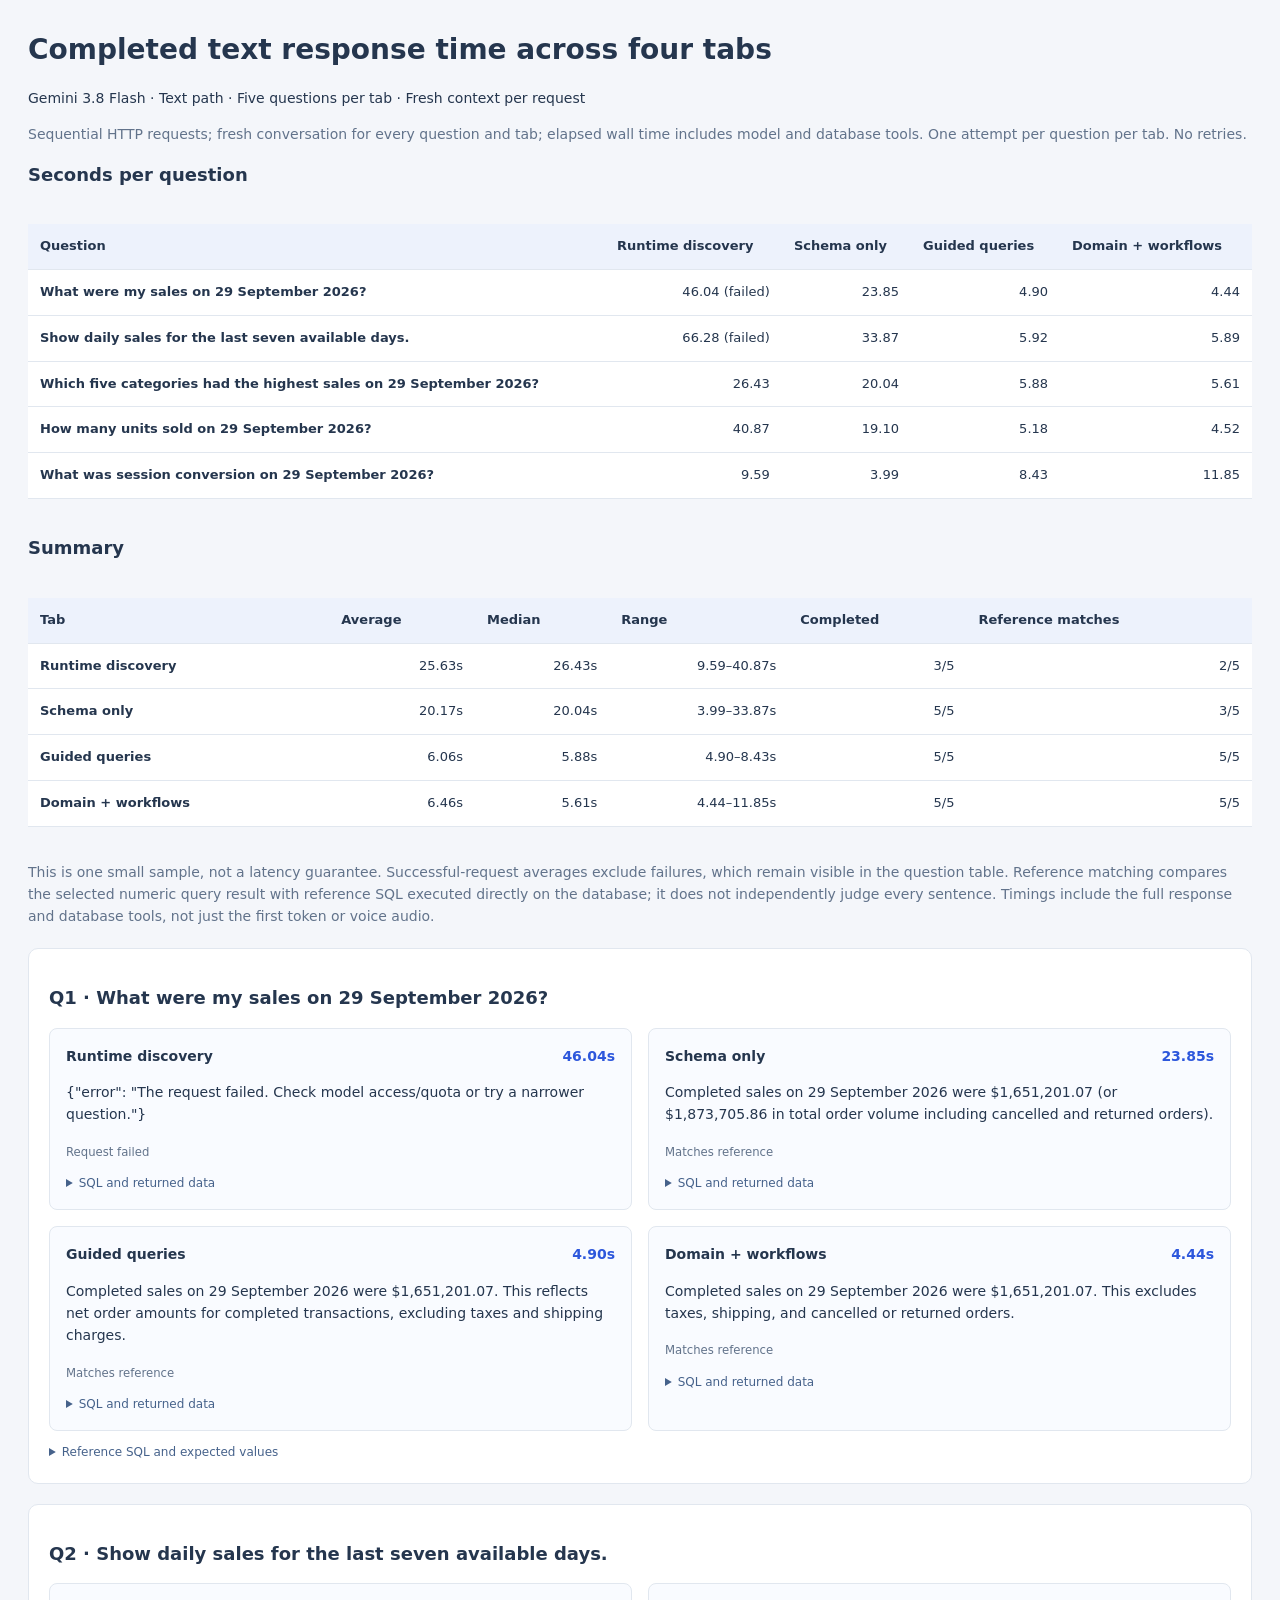
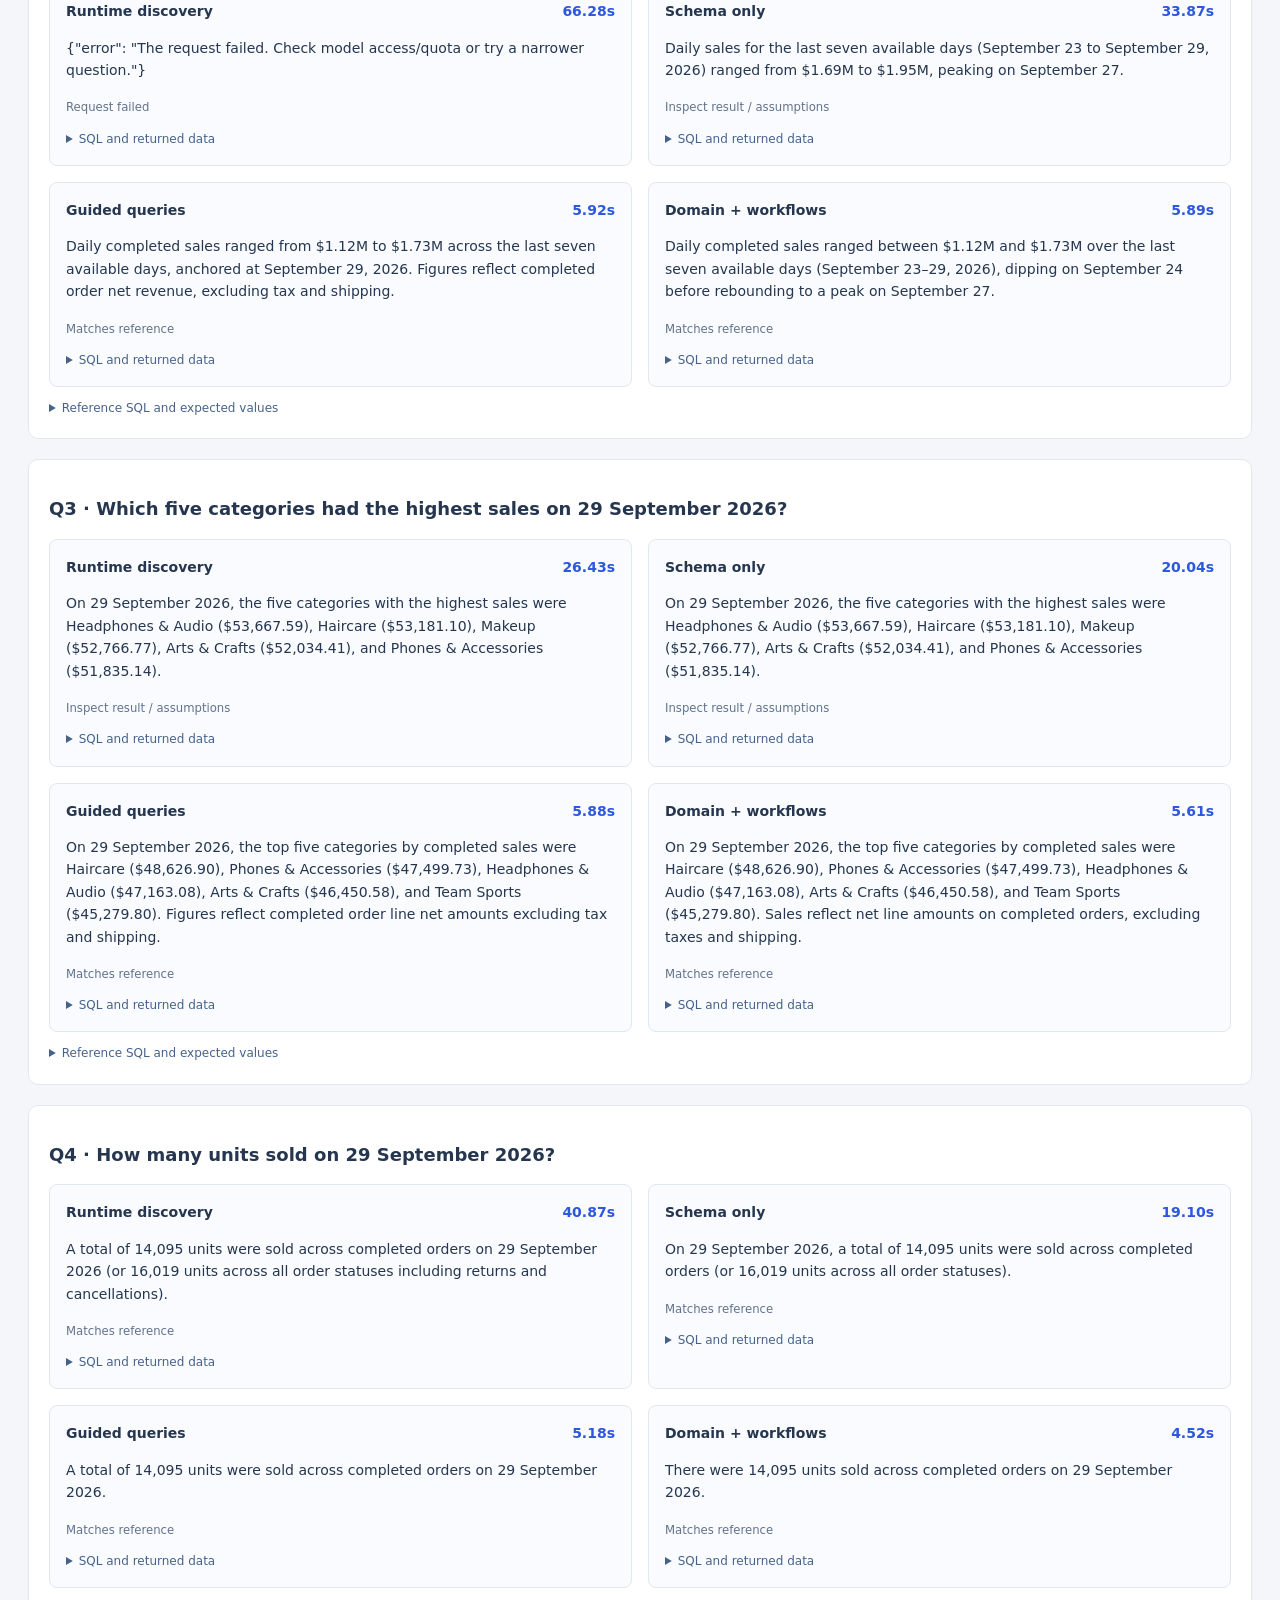
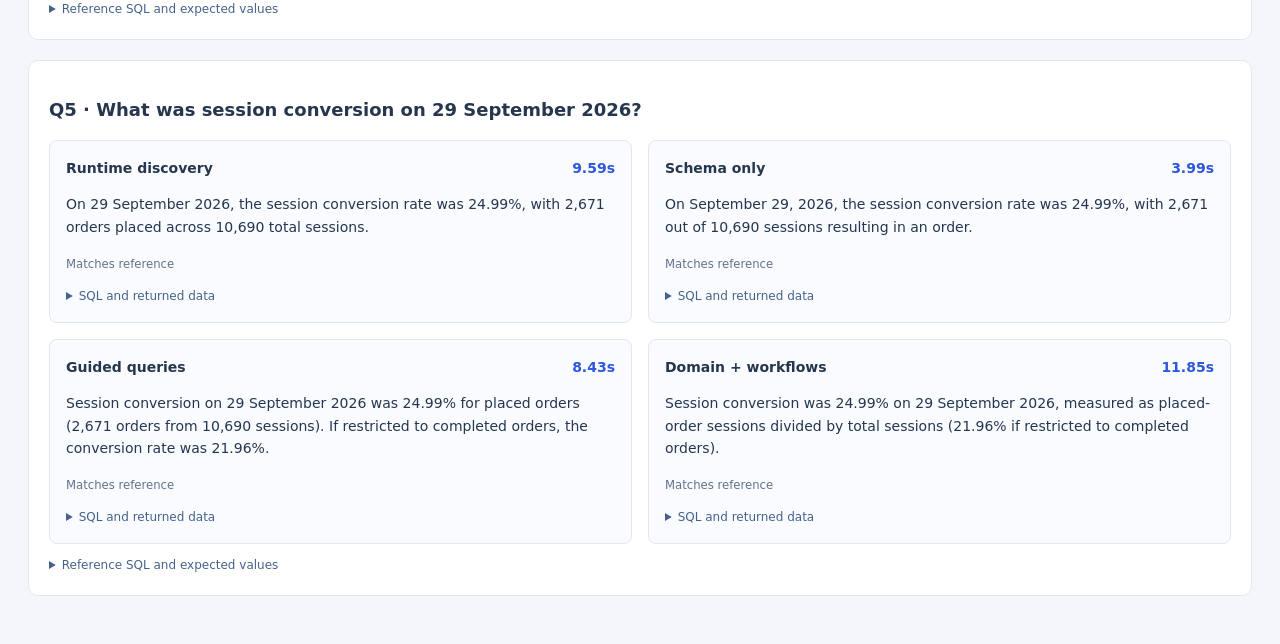
<file: benchmarks/response-comparison.html>
<!doctype html><html lang="en"><meta charset="utf-8"><meta name="viewport" content="width=device-width,initial-scale=1"><title>Meridian completed-text response comparison</title><style>body{font:14px/1.6 system-ui,sans-serif;color:#25364e;background:#f4f6fa;margin:0;padding:28px}main{max-width:1300px;margin:auto}h1{font-size:28px;margin:0 0 8px}h2{font-size:18px}p{white-space:pre-wrap}table{width:100%;border-collapse:collapse;background:white;margin:20px 0;font-size:13px}th,td{text-align:left;padding:12px;border-bottom:1px solid #e1e7ef}td{text-align:right;font-variant-numeric:tabular-nums}thead{background:#edf2fc}.table-wrap{overflow:auto}.note,small{color:#62738b}.question{padding:20px;background:#fff;border:1px solid #e1e7ef;border-radius:10px;margin:20px 0}.answers{display:grid;grid-template-columns:1fr 1fr;gap:16px}article{padding:16px;background:#f9fbff;border:1px solid #e1e7ef;border-radius:8px}.answer-title{display:flex;justify-content:space-between;gap:12px}.answer-title span{color:#2d57dc;font-weight:700}details{margin-top:12px}summary{cursor:pointer;font-size:12px;color:#46628b}pre{white-space:pre-wrap;overflow-wrap:anywhere;font:11px/1.6 ui-monospace,monospace;background:#f1f4f9;padding:12px;max-height:350px;overflow:auto}a{color:#2d57dc}@media(max-width:760px){body{padding:12px}.answers{grid-template-columns:1fr}th,td{padding:8px}}</style><main><h1>Completed text response time across four tabs</h1><p>Gemini 3.8 Flash · Text path · Five questions per tab · Fresh context per request</p><p class="note">Sequential HTTP requests; fresh conversation for every question and tab; elapsed wall time includes model and database tools. One attempt per question per tab. No retries.</p><h2>Seconds per question</h2><div class="table-wrap"><table><thead><tr><th>Question</th><th>Runtime discovery</th><th>Schema only</th><th>Guided queries</th><th>Domain + workflows</th></tr></thead><tbody><tr><th>What were my sales on 29 September 2026?</th><td>46.04 (failed)</td><td>23.85</td><td>4.90</td><td>4.44</td></tr><tr><th>Show daily sales for the last seven available days.</th><td>66.28 (failed)</td><td>33.87</td><td>5.92</td><td>5.89</td></tr><tr><th>Which five categories had the highest sales on 29 September 2026?</th><td>26.43</td><td>20.04</td><td>5.88</td><td>5.61</td></tr><tr><th>How many units sold on 29 September 2026?</th><td>40.87</td><td>19.10</td><td>5.18</td><td>4.52</td></tr><tr><th>What was session conversion on 29 September 2026?</th><td>9.59</td><td>3.99</td><td>8.43</td><td>11.85</td></tr></tbody></table></div><h2>Summary</h2><div class="table-wrap"><table><thead><tr><th>Tab</th><th>Average</th><th>Median</th><th>Range</th><th>Completed</th><th>Reference matches</th></tr></thead><tbody><tr><th>Runtime discovery</th><td>25.63s</td><td>26.43s</td><td>9.59–40.87s</td><td>3/5</td><td>2/5</td></tr><tr><th>Schema only</th><td>20.17s</td><td>20.04s</td><td>3.99–33.87s</td><td>5/5</td><td>3/5</td></tr><tr><th>Guided queries</th><td>6.06s</td><td>5.88s</td><td>4.90–8.43s</td><td>5/5</td><td>5/5</td></tr><tr><th>Domain + workflows</th><td>6.46s</td><td>5.61s</td><td>4.44–11.85s</td><td>5/5</td><td>5/5</td></tr></tbody></table></div><p class="note">This is one small sample, not a latency guarantee. Successful-request averages exclude failures, which remain visible in the question table. Reference matching compares the selected numeric query result with reference SQL executed directly on the database; it does not independently judge every sentence. Timings include the full response and database tools, not just the first token or voice audio.</p><section class="question"><h2>Q1 · What were my sales on 29 September 2026?</h2><div class="answers"><article><div class="answer-title"><strong>Runtime discovery</strong><span>46.04s</span></div><p>{&quot;error&quot;: &quot;The request failed. Check model access/quota or try a narrower question.&quot;}</p><small>Request failed</small><details><summary>SQL and returned data</summary><pre>No selected result</pre><pre>{
  &quot;columns&quot;: null,
  &quot;rows&quot;: null
}</pre></details></article><article><div class="answer-title"><strong>Schema only</strong><span>23.85s</span></div><p>Completed sales on 29 September 2026 were $1,651,201.07 (or $1,873,705.86 in total order volume including cancelled and returned orders).</p><small>Matches reference</small><details><summary>SQL and returned data</summary><pre>SELECT ROUND(SUM(net_amount), 2) AS sales
FROM orders
WHERE order_date = &#x27;2026-09-29&#x27;
  AND status = &#x27;completed&#x27;;</pre><pre>{
  &quot;columns&quot;: [
    &quot;sales&quot;
  ],
  &quot;rows&quot;: [
    [
      1651201.07
    ]
  ]
}</pre></details></article><article><div class="answer-title"><strong>Guided queries</strong><span>4.90s</span></div><p>Completed sales on 29 September 2026 were $1,651,201.07. This reflects net order amounts for completed transactions, excluding taxes and shipping charges.</p><small>Matches reference</small><details><summary>SQL and returned data</summary><pre>SELECT SUM(net_amount) AS &quot;value&quot; FROM orders WHERE status = &#x27;completed&#x27; AND order_date = DATE &#x27;2026-09-29&#x27;;</pre><pre>{
  &quot;columns&quot;: [
    &quot;value&quot;
  ],
  &quot;rows&quot;: [
    [
      1651201.07
    ]
  ]
}</pre></details></article><article><div class="answer-title"><strong>Domain + workflows</strong><span>4.44s</span></div><p>Completed sales on 29 September 2026 were $1,651,201.07. This excludes taxes, shipping, and cancelled or returned orders.</p><small>Matches reference</small><details><summary>SQL and returned data</summary><pre>SELECT SUM(net_amount) AS value FROM orders WHERE status = &#x27;completed&#x27; AND order_date = DATE &#x27;2026-09-29&#x27;;</pre><pre>{
  &quot;columns&quot;: [
    &quot;value&quot;
  ],
  &quot;rows&quot;: [
    [
      1651201.07
    ]
  ]
}</pre></details></article></div><details><summary>Reference SQL and expected values</summary><pre>SELECT order_date::VARCHAR AS label, SUM(net_amount)::DOUBLE AS value FROM orders WHERE status=&#x27;completed&#x27; AND order_date=DATE &#x27;2026-09-29&#x27; GROUP BY order_date</pre><pre>[
  [
    &quot;2026-09-29&quot;,
    1651201.07
  ]
]</pre></details></section><section class="question"><h2>Q2 · Show daily sales for the last seven available days.</h2><div class="answers"><article><div class="answer-title"><strong>Runtime discovery</strong><span>66.28s</span></div><p>{&quot;error&quot;: &quot;The request failed. Check model access/quota or try a narrower question.&quot;}</p><small>Request failed</small><details><summary>SQL and returned data</summary><pre>No selected result</pre><pre>{
  &quot;columns&quot;: null,
  &quot;rows&quot;: null
}</pre></details></article><article><div class="answer-title"><strong>Schema only</strong><span>33.87s</span></div><p>Daily sales for the last seven available days (September 23 to September 29, 2026) ranged from $1.69M to $1.95M, peaking on September 27.</p><small>Inspect result / assumptions</small><details><summary>SQL and returned data</summary><pre>SELECT
    order_date,
    ROUND(SUM(net_amount), 2) AS daily_sales
FROM orders
WHERE order_date &gt;= (SELECT MAX(order_date) - INTERVAL 6 DAY FROM orders)
GROUP BY order_date
ORDER BY order_date ASC;</pre><pre>{
  &quot;columns&quot;: [
    &quot;order_date&quot;,
    &quot;daily_sales&quot;
  ],
  &quot;rows&quot;: [
    [
      &quot;2026-09-23&quot;,
      1882535.14
    ],
    [
      &quot;2026-09-24&quot;,
      1685798.3
    ],
    [
      &quot;2026-09-25&quot;,
      1898251.19
    ],
    [
      &quot;2026-09-26&quot;,
      1893064.43
    ],
    [
      &quot;2026-09-27&quot;,
      1954715.17
    ],
    [
      &quot;2026-09-28&quot;,
      1903313.13
    ],
    [
      &quot;2026-09-29&quot;,
      1873705.86
    ]
  ]
}</pre></details></article><article><div class="answer-title"><strong>Guided queries</strong><span>5.92s</span></div><p>Daily completed sales ranged from $1.12M to $1.73M across the last seven available days, anchored at September 29, 2026. Figures reflect completed order net revenue, excluding tax and shipping.</p><small>Matches reference</small><details><summary>SQL and returned data</summary><pre>SELECT order_date AS label, SUM(net_amount) AS value FROM orders WHERE status = &#x27;completed&#x27; AND order_date BETWEEN DATE &#x27;2026-09-23&#x27; AND DATE &#x27;2026-09-29&#x27; GROUP BY order_date ORDER BY order_date;</pre><pre>{
  &quot;columns&quot;: [
    &quot;label&quot;,
    &quot;value&quot;
  ],
  &quot;rows&quot;: [
    [
      &quot;2026-09-23&quot;,
      1677816.87
    ],
    [
      &quot;2026-09-24&quot;,
      1120252.94
    ],
    [
      &quot;2026-09-25&quot;,
      1667650.36
    ],
    [
      &quot;2026-09-26&quot;,
      1659961.5
    ],
    [
      &quot;2026-09-27&quot;,
      1725209.0
    ],
    [
      &quot;2026-09-28&quot;,
      1674392.48
    ],
    [
      &quot;2026-09-29&quot;,
      1651201.07
    ]
  ]
}</pre></details></article><article><div class="answer-title"><strong>Domain + workflows</strong><span>5.89s</span></div><p>Daily completed sales ranged between $1.12M and $1.73M over the last seven available days (September 23–29, 2026), dipping on September 24 before rebounding to a peak on September 27.</p><small>Matches reference</small><details><summary>SQL and returned data</summary><pre>SELECT order_date AS label, ROUND(SUM(net_amount), 2) AS value FROM orders WHERE status = &#x27;completed&#x27; AND order_date BETWEEN DATE &#x27;2026-09-23&#x27; AND DATE &#x27;2026-09-29&#x27; GROUP BY order_date ORDER BY order_date;</pre><pre>{
  &quot;columns&quot;: [
    &quot;label&quot;,
    &quot;value&quot;
  ],
  &quot;rows&quot;: [
    [
      &quot;2026-09-23&quot;,
      1677816.87
    ],
    [
      &quot;2026-09-24&quot;,
      1120252.94
    ],
    [
      &quot;2026-09-25&quot;,
      1667650.36
    ],
    [
      &quot;2026-09-26&quot;,
      1659961.5
    ],
    [
      &quot;2026-09-27&quot;,
      1725209.0
    ],
    [
      &quot;2026-09-28&quot;,
      1674392.48
    ],
    [
      &quot;2026-09-29&quot;,
      1651201.07
    ]
  ]
}</pre></details></article></div><details><summary>Reference SQL and expected values</summary><pre>SELECT order_date::VARCHAR AS label, SUM(net_amount)::DOUBLE AS value FROM orders WHERE status=&#x27;completed&#x27; AND order_date BETWEEN DATE &#x27;2026-09-23&#x27; AND DATE &#x27;2026-09-29&#x27; GROUP BY order_date ORDER BY order_date</pre><pre>[
  [
    &quot;2026-09-23&quot;,
    1677816.87
  ],
  [
    &quot;2026-09-24&quot;,
    1120252.94
  ],
  [
    &quot;2026-09-25&quot;,
    1667650.36
  ],
  [
    &quot;2026-09-26&quot;,
    1659961.5
  ],
  [
    &quot;2026-09-27&quot;,
    1725209.0
  ],
  [
    &quot;2026-09-28&quot;,
    1674392.48
  ],
  [
    &quot;2026-09-29&quot;,
    1651201.07
  ]
]</pre></details></section><section class="question"><h2>Q3 · Which five categories had the highest sales on 29 September 2026?</h2><div class="answers"><article><div class="answer-title"><strong>Runtime discovery</strong><span>26.43s</span></div><p>On 29 September 2026, the five categories with the highest sales were Headphones &amp; Audio ($53,667.59), Haircare ($53,181.10), Makeup ($52,766.77), Arts &amp; Crafts ($52,034.41), and Phones &amp; Accessories ($51,835.14).</p><small>Inspect result / assumptions</small><details><summary>SQL and returned data</summary><pre>SELECT
    c.category_name,
    ROUND(SUM(oi.net_amount), 2) AS sales
FROM categories c
JOIN products p ON c.category_id = p.category_id
JOIN order_items oi ON p.product_id = oi.product_id
JOIN orders o ON oi.order_id = o.order_id
WHERE o.order_date = &#x27;2026-09-29&#x27;
GROUP BY c.category_name
ORDER BY sales DESC
LIMIT 5</pre><pre>{
  &quot;columns&quot;: [
    &quot;category_name&quot;,
    &quot;sales&quot;
  ],
  &quot;rows&quot;: [
    [
      &quot;Headphones &amp; Audio&quot;,
      53667.59
    ],
    [
      &quot;Haircare&quot;,
      53181.1
    ],
    [
      &quot;Makeup&quot;,
      52766.77
    ],
    [
      &quot;Arts &amp; Crafts&quot;,
      52034.41
    ],
    [
      &quot;Phones &amp; Accessories&quot;,
      51835.14
    ]
  ]
}</pre></details></article><article><div class="answer-title"><strong>Schema only</strong><span>20.04s</span></div><p>On 29 September 2026, the five categories with the highest sales were Headphones &amp; Audio ($53,667.59), Haircare ($53,181.10), Makeup ($52,766.77), Arts &amp; Crafts ($52,034.41), and Phones &amp; Accessories ($51,835.14).</p><small>Inspect result / assumptions</small><details><summary>SQL and returned data</summary><pre>SELECT
    c.category_name,
    ROUND(SUM(oi.net_amount), 2) AS total_sales
FROM orders o
JOIN order_items oi ON o.order_id = oi.order_id
JOIN products p ON oi.product_id = p.product_id
JOIN categories c ON p.category_id = c.category_id
WHERE o.order_date = &#x27;2026-09-29&#x27;
GROUP BY c.category_name
ORDER BY total_sales DESC
LIMIT 5;</pre><pre>{
  &quot;columns&quot;: [
    &quot;category_name&quot;,
    &quot;total_sales&quot;
  ],
  &quot;rows&quot;: [
    [
      &quot;Headphones &amp; Audio&quot;,
      53667.59
    ],
    [
      &quot;Haircare&quot;,
      53181.1
    ],
    [
      &quot;Makeup&quot;,
      52766.77
    ],
    [
      &quot;Arts &amp; Crafts&quot;,
      52034.41
    ],
    [
      &quot;Phones &amp; Accessories&quot;,
      51835.14
    ]
  ]
}</pre></details></article><article><div class="answer-title"><strong>Guided queries</strong><span>5.88s</span></div><p>On 29 September 2026, the top five categories by completed sales were Haircare ($48,626.90), Phones &amp; Accessories ($47,499.73), Headphones &amp; Audio ($47,163.08), Arts &amp; Crafts ($46,450.58), and Team Sports ($45,279.80). Figures reflect completed order line net amounts excluding tax and shipping.</p><small>Matches reference</small><details><summary>SQL and returned data</summary><pre>SELECT c.category_name AS label, SUM(i.net_amount) AS value
FROM order_items i
JOIN orders o ON o.order_id = i.order_id
JOIN products p ON p.product_id = i.product_id
JOIN categories c ON c.category_id = p.category_id
WHERE o.status = &#x27;completed&#x27;
  AND o.order_date = DATE &#x27;2026-09-29&#x27;
GROUP BY c.category_id, c.category_name
ORDER BY value DESC
LIMIT 5;</pre><pre>{
  &quot;columns&quot;: [
    &quot;label&quot;,
    &quot;value&quot;
  ],
  &quot;rows&quot;: [
    [
      &quot;Haircare&quot;,
      48626.9
    ],
    [
      &quot;Phones &amp; Accessories&quot;,
      47499.73
    ],
    [
      &quot;Headphones &amp; Audio&quot;,
      47163.08
    ],
    [
      &quot;Arts &amp; Crafts&quot;,
      46450.58
    ],
    [
      &quot;Team Sports&quot;,
      45279.8
    ]
  ]
}</pre></details></article><article><div class="answer-title"><strong>Domain + workflows</strong><span>5.61s</span></div><p>On 29 September 2026, the top five categories by completed sales were Haircare ($48,626.90), Phones &amp; Accessories ($47,499.73), Headphones &amp; Audio ($47,163.08), Arts &amp; Crafts ($46,450.58), and Team Sports ($45,279.80). Sales reflect net line amounts on completed orders, excluding taxes and shipping.</p><small>Matches reference</small><details><summary>SQL and returned data</summary><pre>SELECT c.category_name AS label, ROUND(SUM(i.net_amount), 2) AS value
FROM order_items i
JOIN orders o ON o.order_id = i.order_id
JOIN products p ON p.product_id = i.product_id
JOIN categories c ON c.category_id = p.category_id
WHERE o.status = &#x27;completed&#x27;
  AND o.order_date = DATE &#x27;2026-09-29&#x27;
GROUP BY c.category_id, c.category_name
ORDER BY value DESC
LIMIT 5;</pre><pre>{
  &quot;columns&quot;: [
    &quot;label&quot;,
    &quot;value&quot;
  ],
  &quot;rows&quot;: [
    [
      &quot;Haircare&quot;,
      48626.9
    ],
    [
      &quot;Phones &amp; Accessories&quot;,
      47499.73
    ],
    [
      &quot;Headphones &amp; Audio&quot;,
      47163.08
    ],
    [
      &quot;Arts &amp; Crafts&quot;,
      46450.58
    ],
    [
      &quot;Team Sports&quot;,
      45279.8
    ]
  ]
}</pre></details></article></div><details><summary>Reference SQL and expected values</summary><pre>SELECT c.category_name AS label, SUM(i.net_amount)::DOUBLE AS value FROM order_items i JOIN orders o ON o.order_id=i.order_id JOIN products p ON p.product_id=i.product_id JOIN categories c ON c.category_id=p.category_id WHERE o.status=&#x27;completed&#x27; AND o.order_date=DATE &#x27;2026-09-29&#x27; GROUP BY c.category_id,c.category_name ORDER BY value DESC LIMIT 5</pre><pre>[
  [
    &quot;Haircare&quot;,
    48626.9
  ],
  [
    &quot;Phones &amp; Accessories&quot;,
    47499.73
  ],
  [
    &quot;Headphones &amp; Audio&quot;,
    47163.08
  ],
  [
    &quot;Arts &amp; Crafts&quot;,
    46450.58
  ],
  [
    &quot;Team Sports&quot;,
    45279.8
  ]
]</pre></details></section><section class="question"><h2>Q4 · How many units sold on 29 September 2026?</h2><div class="answers"><article><div class="answer-title"><strong>Runtime discovery</strong><span>40.87s</span></div><p>A total of 14,095 units were sold across completed orders on 29 September 2026 (or 16,019 units across all order statuses including returns and cancellations).</p><small>Matches reference</small><details><summary>SQL and returned data</summary><pre>SELECT SUM(oi.quantity) AS units_sold
FROM orders o
JOIN order_items oi ON o.order_id = oi.order_id
WHERE o.order_date = &#x27;2026-09-29&#x27;
  AND o.status = &#x27;completed&#x27;</pre><pre>{
  &quot;columns&quot;: [
    &quot;units_sold&quot;
  ],
  &quot;rows&quot;: [
    [
      14095
    ]
  ]
}</pre></details></article><article><div class="answer-title"><strong>Schema only</strong><span>19.10s</span></div><p>On 29 September 2026, a total of 14,095 units were sold across completed orders (or 16,019 units across all order statuses).</p><small>Matches reference</small><details><summary>SQL and returned data</summary><pre>SELECT SUM(oi.quantity) AS units_sold
FROM orders o
JOIN order_items oi ON o.order_id = oi.order_id
WHERE o.order_date = &#x27;2026-09-29&#x27;
  AND o.status = &#x27;completed&#x27;</pre><pre>{
  &quot;columns&quot;: [
    &quot;units_sold&quot;
  ],
  &quot;rows&quot;: [
    [
      14095
    ]
  ]
}</pre></details></article><article><div class="answer-title"><strong>Guided queries</strong><span>5.18s</span></div><p>A total of 14,095 units were sold across completed orders on 29 September 2026.</p><small>Matches reference</small><details><summary>SQL and returned data</summary><pre>SELECT SUM(oi.quantity) AS &quot;value&quot;
FROM order_items oi
JOIN orders o ON o.order_id = oi.order_id
WHERE o.status = &#x27;completed&#x27;
  AND o.order_date = DATE &#x27;2026-09-29&#x27;;</pre><pre>{
  &quot;columns&quot;: [
    &quot;value&quot;
  ],
  &quot;rows&quot;: [
    [
      14095
    ]
  ]
}</pre></details></article><article><div class="answer-title"><strong>Domain + workflows</strong><span>4.52s</span></div><p>There were 14,095 units sold across completed orders on 29 September 2026.</p><small>Matches reference</small><details><summary>SQL and returned data</summary><pre>SELECT SUM(i.quantity) AS &quot;value&quot;
FROM order_items i
JOIN orders o ON o.order_id = i.order_id
WHERE o.status = &#x27;completed&#x27;
  AND o.order_date = DATE &#x27;2026-09-29&#x27;;</pre><pre>{
  &quot;columns&quot;: [
    &quot;value&quot;
  ],
  &quot;rows&quot;: [
    [
      14095
    ]
  ]
}</pre></details></article></div><details><summary>Reference SQL and expected values</summary><pre>SELECT &#x27;Units sold&#x27; AS label, SUM(i.quantity)::DOUBLE AS value FROM order_items i JOIN orders o ON o.order_id=i.order_id WHERE o.status=&#x27;completed&#x27; AND o.order_date=DATE &#x27;2026-09-29&#x27;</pre><pre>[
  [
    &quot;Units sold&quot;,
    14095.0
  ]
]</pre></details></section><section class="question"><h2>Q5 · What was session conversion on 29 September 2026?</h2><div class="answers"><article><div class="answer-title"><strong>Runtime discovery</strong><span>9.59s</span></div><p>On 29 September 2026, the session conversion rate was 24.99%, with 2,671 orders placed across 10,690 total sessions.</p><small>Matches reference</small><details><summary>SQL and returned data</summary><pre>SELECT
  ROUND(COUNT(order_id)::DOUBLE / COUNT(*) * 100, 2) AS session_conversion_rate
FROM sessions
WHERE session_date = &#x27;2026-09-29&#x27;;</pre><pre>{
  &quot;columns&quot;: [
    &quot;session_conversion_rate&quot;
  ],
  &quot;rows&quot;: [
    [
      24.99
    ]
  ]
}</pre></details></article><article><div class="answer-title"><strong>Schema only</strong><span>3.99s</span></div><p>On September 29, 2026, the session conversion rate was 24.99%, with 2,671 out of 10,690 sessions resulting in an order.</p><small>Matches reference</small><details><summary>SQL and returned data</summary><pre>SELECT
    COUNT(*) AS total_sessions,
    COUNT(order_id) AS converted_sessions,
    ROUND(100.0 * COUNT(order_id) / COUNT(*), 2) AS conversion_rate_pct
FROM sessions
WHERE session_date = &#x27;2026-09-29&#x27;;</pre><pre>{
  &quot;columns&quot;: [
    &quot;total_sessions&quot;,
    &quot;converted_sessions&quot;,
    &quot;conversion_rate_pct&quot;
  ],
  &quot;rows&quot;: [
    [
      10690,
      2671,
      24.99
    ]
  ]
}</pre></details></article><article><div class="answer-title"><strong>Guided queries</strong><span>8.43s</span></div><p>Session conversion on 29 September 2026 was 24.99% for placed orders (2,671 orders from 10,690 sessions). If restricted to completed orders, the conversion rate was 21.96%.</p><small>Matches reference</small><details><summary>SQL and returned data</summary><pre>SELECT
    ROUND(100.0 * COUNT(order_id) / COUNT(*), 2) AS conversion_rate
FROM sessions
WHERE session_date = DATE &#x27;2026-09-29&#x27;;</pre><pre>{
  &quot;columns&quot;: [
    &quot;conversion_rate&quot;
  ],
  &quot;rows&quot;: [
    [
      24.99
    ]
  ]
}</pre></details></article><article><div class="answer-title"><strong>Domain + workflows</strong><span>11.85s</span></div><p>Session conversion was 24.99% on 29 September 2026, measured as placed-order sessions divided by total sessions (21.96% if restricted to completed orders).</p><small>Matches reference</small><details><summary>SQL and returned data</summary><pre>SELECT
  ROUND(100.0 * COUNT(order_id) / COUNT(*), 2) AS &quot;value&quot;
FROM sessions
WHERE session_date = DATE &#x27;2026-09-29&#x27;;</pre><pre>{
  &quot;columns&quot;: [
    &quot;value&quot;
  ],
  &quot;rows&quot;: [
    [
      24.99
    ]
  ]
}</pre></details></article></div><details><summary>Reference SQL and expected values</summary><pre>SELECT &#x27;Placed-order session conversion (%)&#x27; AS label, 100.0 * COUNT(order_id)/COUNT(*) AS value FROM sessions WHERE session_date=DATE &#x27;2026-09-29&#x27;</pre><pre>[
  [
    &quot;Placed-order session conversion (%)&quot;,
    24.98596819457437
  ]
]</pre></details></section></main></html>
</file>
